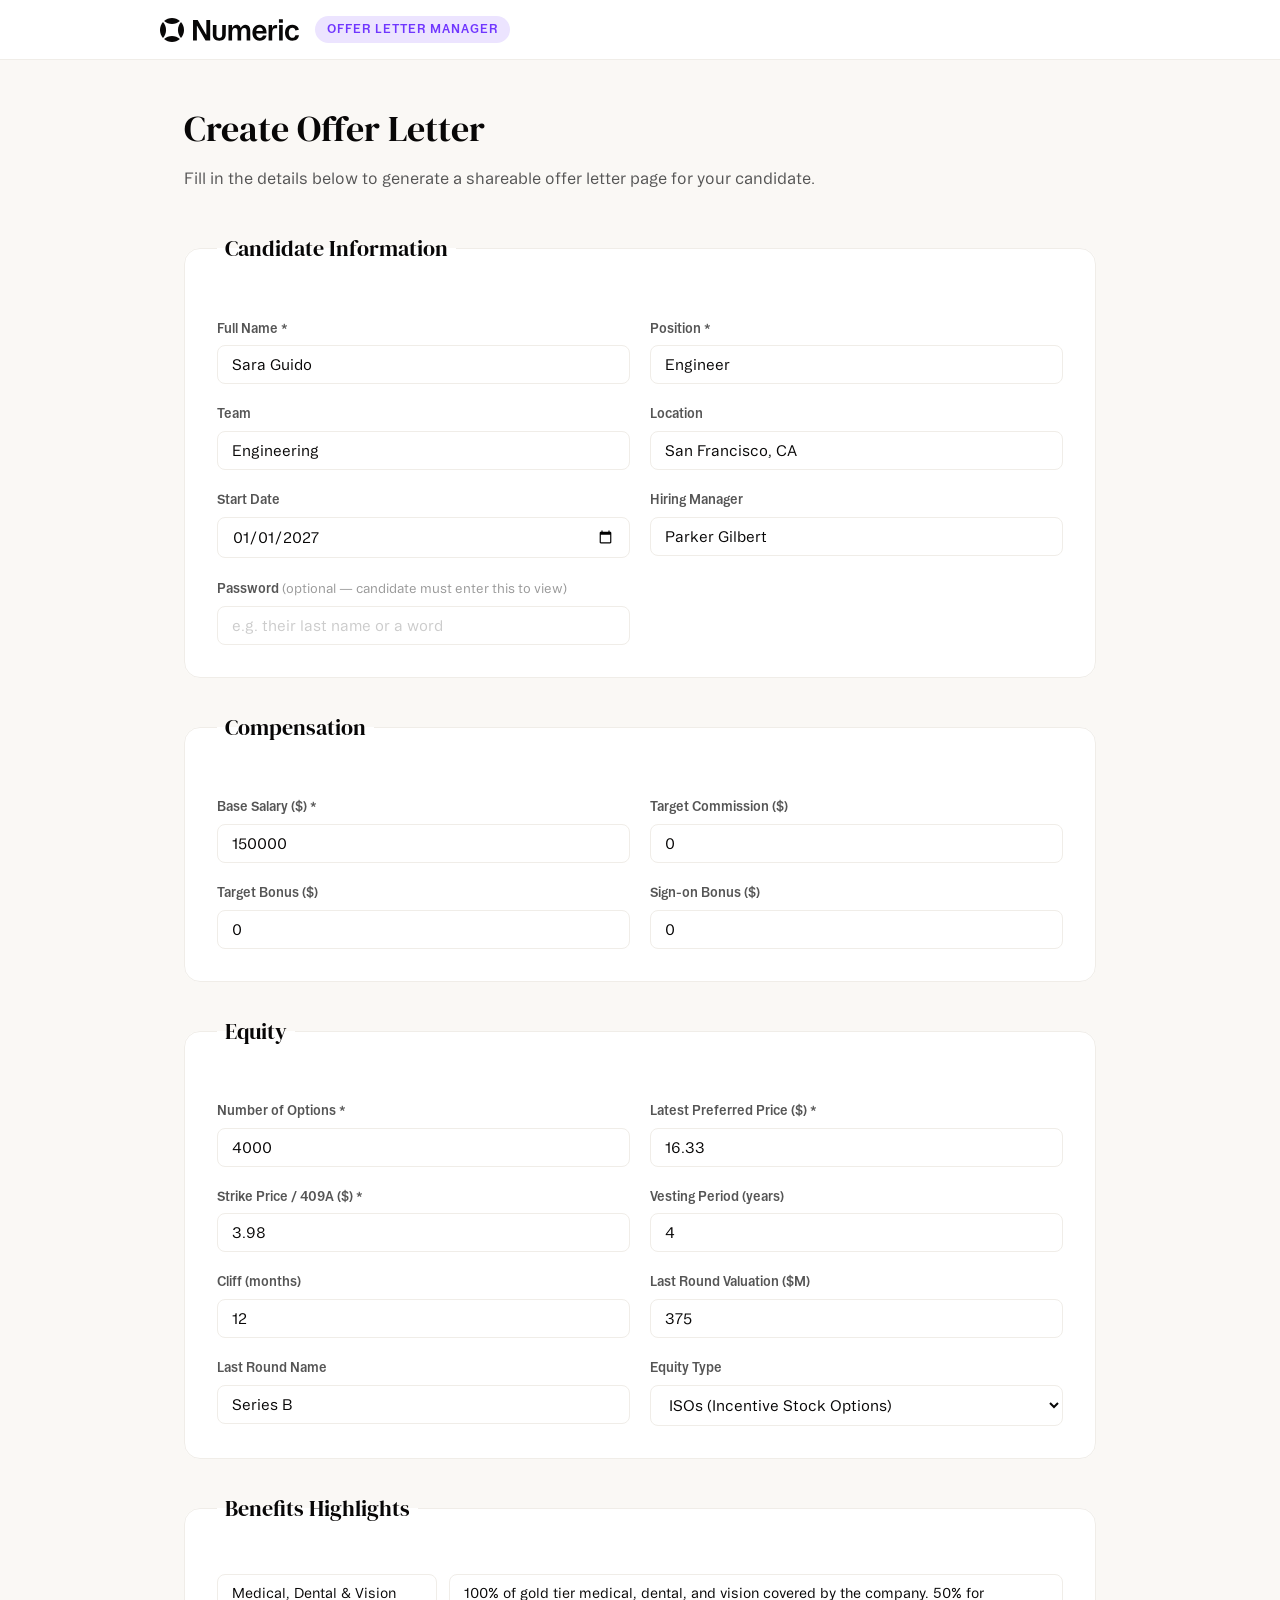
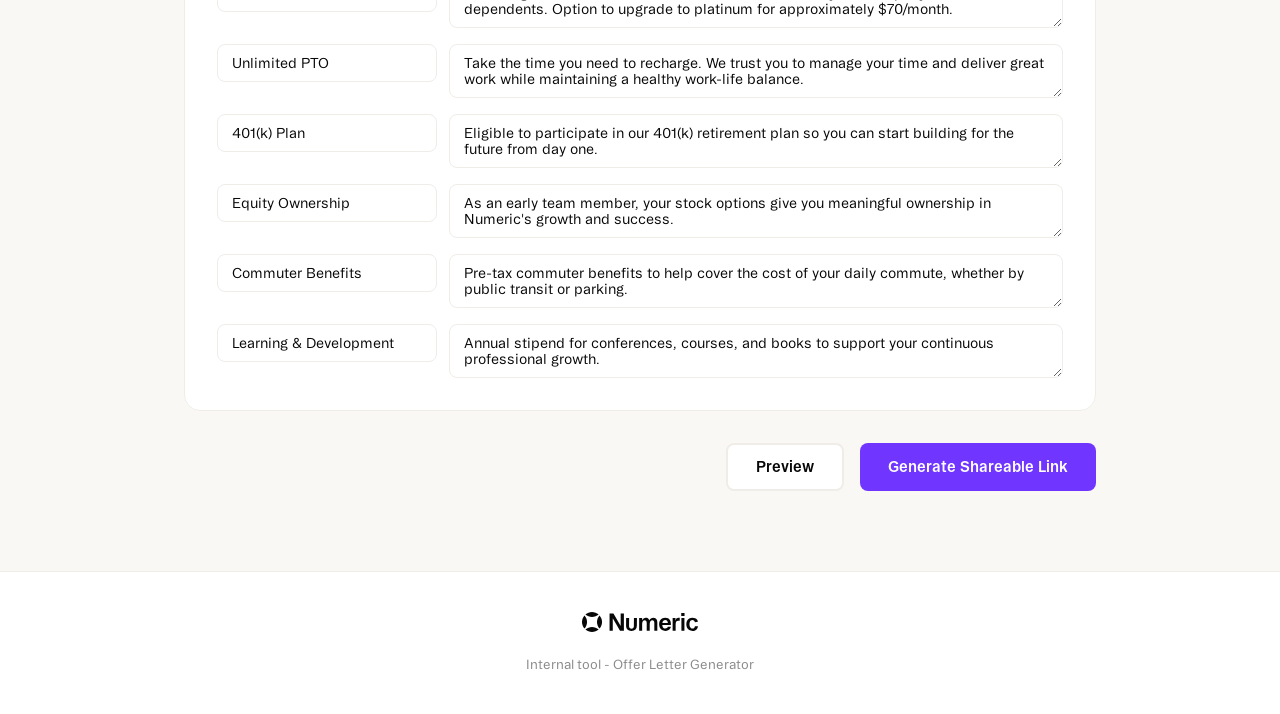
<file: index.html>
<!DOCTYPE html>
<html lang="en">
<head>
    <meta charset="UTF-8">
    <meta name="viewport" content="width=device-width, initial-scale=1.0">
    <title>Numeric - Offer Letters</title>
    <link rel="preconnect" href="https://fonts.googleapis.com">
    <link rel="preconnect" href="https://fonts.gstatic.com" crossorigin>
    <link href="https://fonts.googleapis.com/css2?family=DM+Serif+Display&family=Inter:wght@400;500;600;700&display=swap" rel="stylesheet">
    <link rel="stylesheet" href="css/brand.css">
    <link rel="stylesheet" href="css/admin.css">
    <script src="js/store.js" defer></script>
    <script src="js/admin.js" defer></script>
</head>
<body>
    <nav class="admin-nav">
        <div class="nav-inner">
            <img src="assets/logo-black.svg" alt="Numeric" class="nav-logo">
            <span class="nav-badge">Offer Letter Manager</span>
        </div>
    </nav>

    <div class="admin-container">
        <div class="admin-header">
            <h1>Create Offer Letter</h1>
            <p>Fill in the details below to generate a shareable offer letter page for your candidate.</p>
        </div>

        <form id="offerForm" class="offer-form">
            <!-- Candidate Info -->
            <fieldset class="form-section">
                <legend>Candidate Information</legend>
                <div class="form-grid">
                    <div class="form-group">
                        <label for="candidateName">Full Name *</label>
                        <input type="text" id="candidateName" required placeholder="e.g. Sara Guido">
                    </div>
                    <div class="form-group">
                        <label for="position">Position *</label>
                        <input type="text" id="position" required placeholder="e.g. Engineer">
                    </div>
                    <div class="form-group">
                        <label for="team">Team</label>
                        <input type="text" id="team" placeholder="e.g. Engineering">
                    </div>
                    <div class="form-group">
                        <label for="location">Location</label>
                        <input type="text" id="location" placeholder="e.g. San Francisco, CA" value="San Francisco, CA">
                    </div>
                    <div class="form-group">
                        <label for="startDate">Start Date</label>
                        <input type="date" id="startDate">
                    </div>
                    <div class="form-group">
                        <label for="manager">Hiring Manager</label>
                        <input type="text" id="manager" placeholder="e.g. Parker Gilbert">
                    </div>
                    <div class="form-group">
                        <label for="offerPassword">Password <span style="font-weight:400;color:#999;">(optional — candidate must enter this to view)</span></label>
                        <input type="text" id="offerPassword" placeholder="e.g. their last name or a word">
                    </div>
                </div>
            </fieldset>

            <!-- Compensation -->
            <fieldset class="form-section">
                <legend>Compensation</legend>
                <div class="form-grid">
                    <div class="form-group">
                        <label for="baseSalary">Base Salary ($) *</label>
                        <input type="number" id="baseSalary" required placeholder="150000">
                    </div>
                    <div class="form-group">
                        <label for="targetCommission">Target Commission ($)</label>
                        <input type="number" id="targetCommission" placeholder="0" value="0">
                    </div>
                    <div class="form-group">
                        <label for="targetBonus">Target Bonus ($)</label>
                        <input type="number" id="targetBonus" placeholder="0" value="0">
                    </div>
                    <div class="form-group">
                        <label for="signOnBonus">Sign-on Bonus ($)</label>
                        <input type="number" id="signOnBonus" placeholder="0" value="0">
                    </div>
                </div>
            </fieldset>

            <!-- Equity -->
            <fieldset class="form-section">
                <legend>Equity</legend>
                <div class="form-grid">
                    <div class="form-group">
                        <label for="shares">Number of Options *</label>
                        <input type="number" id="shares" required placeholder="4000">
                    </div>
                    <div class="form-group">
                        <label for="preferredPrice">Latest Preferred Price ($) *</label>
                        <input type="number" id="preferredPrice" step="0.01" required placeholder="16.33" value="16.33">
                    </div>
                    <div class="form-group">
                        <label for="strikePrice">Strike Price / 409A ($) *</label>
                        <input type="number" id="strikePrice" step="0.01" required placeholder="3.98" value="3.98">
                    </div>
                    <div class="form-group">
                        <label for="vestingYears">Vesting Period (years)</label>
                        <input type="number" id="vestingYears" value="4" min="1" max="6">
                    </div>
                    <div class="form-group">
                        <label for="cliffMonths">Cliff (months)</label>
                        <input type="number" id="cliffMonths" value="12" min="0" max="24">
                    </div>
                    <div class="form-group">
                        <label for="lastValuation">Last Round Valuation ($M)</label>
                        <input type="number" id="lastValuation" placeholder="375" value="375">
                    </div>
                    <div class="form-group">
                        <label for="lastRoundName">Last Round Name</label>
                        <input type="text" id="lastRoundName" placeholder="Series B" value="Series B">
                    </div>
                    <div class="form-group">
                        <label for="equityType">Equity Type</label>
                        <select id="equityType">
                            <option value="ISO">ISOs (Incentive Stock Options)</option>
                            <option value="NSO">NSOs (Non-Qualified Stock Options)</option>
                            <option value="RSU">RSUs (Restricted Stock Units)</option>
                        </select>
                    </div>
                </div>
            </fieldset>

            <!-- Benefits -->
            <fieldset class="form-section">
                <legend>Benefits Highlights</legend>
                <div class="benefits-editor">
                    <div class="benefit-edit-row" data-index="0">
                        <input type="text" class="benefit-title" value="Medical, Dental & Vision" placeholder="Benefit title">
                        <textarea class="benefit-desc" rows="2" placeholder="Description">100% of gold tier medical, dental, and vision covered by the company. 50% for dependents. Option to upgrade to platinum for approximately $70/month.</textarea>
                    </div>
                    <div class="benefit-edit-row" data-index="1">
                        <input type="text" class="benefit-title" value="Unlimited PTO" placeholder="Benefit title">
                        <textarea class="benefit-desc" rows="2" placeholder="Description">Take the time you need to recharge. We trust you to manage your time and deliver great work while maintaining a healthy work-life balance.</textarea>
                    </div>
                    <div class="benefit-edit-row" data-index="2">
                        <input type="text" class="benefit-title" value="401(k) Plan" placeholder="Benefit title">
                        <textarea class="benefit-desc" rows="2" placeholder="Description">Eligible to participate in our 401(k) retirement plan so you can start building for the future from day one.</textarea>
                    </div>
                    <div class="benefit-edit-row" data-index="3">
                        <input type="text" class="benefit-title" value="Equity Ownership" placeholder="Benefit title">
                        <textarea class="benefit-desc" rows="2" placeholder="Description">As an early team member, your stock options give you meaningful ownership in Numeric's growth and success.</textarea>
                    </div>
                    <div class="benefit-edit-row" data-index="4">
                        <input type="text" class="benefit-title" value="Commuter Benefits" placeholder="Benefit title">
                        <textarea class="benefit-desc" rows="2" placeholder="Description">Pre-tax commuter benefits to help cover the cost of your daily commute, whether by public transit or parking.</textarea>
                    </div>
                    <div class="benefit-edit-row" data-index="5">
                        <input type="text" class="benefit-title" value="Learning & Development" placeholder="Benefit title">
                        <textarea class="benefit-desc" rows="2" placeholder="Description">Annual stipend for conferences, courses, and books to support your continuous professional growth.</textarea>
                    </div>
                </div>
            </fieldset>

            <div class="form-actions">
                <button type="button" id="previewBtn" class="btn btn-secondary">Preview</button>
                <button type="submit" id="submitBtn" class="btn btn-primary">Generate Shareable Link</button>
            </div>
        </form>

        <!-- Generated offers list -->
        <div id="offersListSection" class="offers-list-section" style="display:none;">
            <h2>Generated Offers</h2>
            <div id="offersList" class="offers-list"></div>
        </div>
    </div>

    <footer class="admin-footer">
        <img src="assets/logo-black.svg" alt="Numeric" class="footer-logo">
        <p>Internal tool - Offer Letter Generator</p>
    </footer>
</body>
</html>
</file>
<file: css/brand.css>
/* Numeric Brand Fonts */
@font-face {
    font-family: 'Arizona Flare';
    src: url('../assets/ABCArizonaFlare-Light.woff') format('woff'),
         url('../assets/ABCArizonaFlare-Light.otf') format('opentype');
    font-weight: 300;
    font-style: normal;
    font-display: swap;
}

@font-face {
    font-family: 'Booton';
    src: url('../assets/Booton-Regular.woff2') format('woff2'),
         url('../assets/Booton-Regular.woff') format('woff');
    font-weight: 400;
    font-style: normal;
    font-display: swap;
}

@font-face {
    font-family: 'Booton';
    src: url('../assets/Booton-RegularItalic.woff2') format('woff2'),
         url('../assets/Booton-RegularItalic.woff') format('woff');
    font-weight: 400;
    font-style: italic;
    font-display: swap;
}

@font-face {
    font-family: 'Booton';
    src: url('../assets/Booton-Medium.woff2') format('woff2'),
         url('../assets/Booton-Medium.woff') format('woff');
    font-weight: 500;
    font-style: normal;
    font-display: swap;
}

@font-face {
    font-family: 'Booton';
    src: url('../assets/Booton-MediumItalic.woff2') format('woff2'),
         url('../assets/Booton-MediumItalic.woff') format('woff');
    font-weight: 500;
    font-style: italic;
    font-display: swap;
}

@font-face {
    font-family: 'Booton';
    src: url('../assets/Booton-Semibold.woff2') format('woff2'),
         url('../assets/Booton-Semibold.woff') format('woff');
    font-weight: 600;
    font-style: normal;
    font-display: swap;
}

@font-face {
    font-family: 'Booton';
    src: url('../assets/Booton-SemiboldItalic.woff2') format('woff2'),
         url('../assets/Booton-SemiboldItalic.woff') format('woff');
    font-weight: 600;
    font-style: italic;
    font-display: swap;
}

/* Numeric Brand Tokens */
:root {
    --purple: #7036FF;
    --black: #080707;
    --green-lightest: #E9EBD6;
    --white: #FFFFFF;
    --paper: #FAF8F5;
    --green-dark: #6D7242;
    --orange: #FD742F;
    --dark-purple: #44094A;
    --green-accent: #C5CC7F;

    /* Derived */
    --purple-light: #ece4ff;
    --purple-hover: #5c20e0;
    --border: #f0ede8;
    --text-secondary: #555;
    --text-muted: #888;
    --text-faint: #999;
    --shadow-card: 0 4px 24px rgba(0,0,0,0.06);
    --radius-lg: 16px;
    --radius-md: 12px;
    --radius-sm: 10px;
    --radius-xs: 8px;
}

* { margin: 0; padding: 0; box-sizing: border-box; }

body {
    font-family: 'Booton', 'Inter', -apple-system, BlinkMacSystemFont, sans-serif;
    background: var(--paper);
    color: var(--black);
    line-height: 1.6;
    -webkit-font-smoothing: antialiased;
}

.logo-text {
    font-family: 'DM Serif Display', serif;
    font-size: 24px;
    letter-spacing: 4px;
    text-transform: uppercase;
    color: var(--black);
}

.logo-text-sm {
    font-family: 'DM Serif Display', serif;
    font-size: 18px;
    letter-spacing: 3px;
    text-transform: uppercase;
    color: var(--black);
}

/* Buttons */
.btn {
    display: inline-flex;
    align-items: center;
    gap: 8px;
    padding: 12px 28px;
    border-radius: var(--radius-xs);
    font-family: 'Booton', 'Inter', sans-serif;
    font-size: 15px;
    font-weight: 600;
    border: none;
    cursor: pointer;
    transition: all 0.2s ease;
    text-decoration: none;
}

.btn-primary {
    background: var(--purple);
    color: var(--white);
}

.btn-primary:hover {
    background: var(--purple-hover);
    transform: translateY(-1px);
    box-shadow: 0 4px 16px rgba(112, 54, 255, 0.3);
}

.btn-secondary {
    background: var(--white);
    color: var(--black);
    border: 2px solid var(--border);
}

.btn-secondary:hover {
    border-color: var(--purple);
    color: var(--purple);
}

.btn-sm {
    padding: 8px 18px;
    font-size: 13px;
}
</file>
<file: css/admin.css>
/* Admin / Form Styles */
.admin-nav {
    background: var(--white);
    border-bottom: 1px solid var(--border);
    padding: 16px 32px;
    position: sticky;
    top: 0;
    z-index: 100;
}

.nav-inner {
    max-width: 960px;
    margin: 0 auto;
    display: flex;
    align-items: center;
    gap: 16px;
}

.nav-logo {
    height: 24px;
    width: auto;
}

.footer-logo {
    height: 20px;
    width: auto;
    margin-bottom: 8px;
}

.nav-badge {
    font-size: 12px;
    font-weight: 600;
    text-transform: uppercase;
    letter-spacing: 1px;
    color: var(--purple);
    background: var(--purple-light);
    padding: 4px 12px;
    border-radius: 20px;
}

.admin-container {
    max-width: 960px;
    margin: 0 auto;
    padding: 40px 24px 80px;
}

.admin-header {
    margin-bottom: 40px;
}

.admin-header h1 {
    font-family: 'DM Serif Display', serif;
    font-size: 36px;
    font-weight: 400;
    margin-bottom: 8px;
}

.admin-header p {
    font-size: 16px;
    color: var(--text-secondary);
}

/* Form */
.offer-form {
    display: flex;
    flex-direction: column;
    gap: 32px;
}

.form-section {
    background: var(--white);
    border: 1px solid var(--border);
    border-radius: var(--radius-lg);
    padding: 32px;
}

.form-section legend {
    font-family: 'DM Serif Display', serif;
    font-size: 22px;
    font-weight: 400;
    color: var(--black);
    padding: 0 8px;
}

.form-grid {
    display: grid;
    grid-template-columns: 1fr 1fr;
    gap: 20px;
    margin-top: 20px;
}

.form-group {
    display: flex;
    flex-direction: column;
    gap: 6px;
}

.form-group label {
    font-size: 13px;
    font-weight: 600;
    color: var(--text-secondary);
}

.form-group input,
.form-group select,
.form-group textarea {
    padding: 10px 14px;
    border: 1.5px solid var(--border);
    border-radius: var(--radius-xs);
    font-family: 'Booton', 'Inter', sans-serif;
    font-size: 15px;
    color: var(--black);
    background: var(--white);
    transition: border-color 0.2s;
}

.form-group input:focus,
.form-group select:focus,
.form-group textarea:focus {
    outline: none;
    border-color: var(--purple);
    box-shadow: 0 0 0 3px rgba(112, 54, 255, 0.1);
}

.form-group input::placeholder,
.form-group textarea::placeholder {
    color: #ccc;
}

/* Benefits editor */
.benefits-editor {
    display: flex;
    flex-direction: column;
    gap: 16px;
    margin-top: 16px;
}

.benefit-edit-row {
    display: grid;
    grid-template-columns: 220px 1fr;
    gap: 12px;
    align-items: start;
}

.benefit-edit-row input,
.benefit-edit-row textarea {
    padding: 10px 14px;
    border: 1.5px solid var(--border);
    border-radius: var(--radius-xs);
    font-family: 'Booton', 'Inter', sans-serif;
    font-size: 14px;
    color: var(--black);
    transition: border-color 0.2s;
}

.benefit-edit-row input:focus,
.benefit-edit-row textarea:focus {
    outline: none;
    border-color: var(--purple);
    box-shadow: 0 0 0 3px rgba(112, 54, 255, 0.1);
}

/* Actions */
.form-actions {
    display: flex;
    gap: 16px;
    justify-content: flex-end;
}

/* Offers list */
.offers-list-section {
    margin-top: 60px;
    padding-top: 40px;
    border-top: 2px solid var(--border);
}

.offers-list-section h2 {
    font-family: 'DM Serif Display', serif;
    font-size: 24px;
    font-weight: 400;
    margin-bottom: 20px;
}

.offers-list {
    display: flex;
    flex-direction: column;
    gap: 12px;
}

.offer-list-item {
    background: var(--white);
    border: 1px solid var(--border);
    border-radius: var(--radius-md);
    padding: 20px 24px;
    display: flex;
    justify-content: space-between;
    align-items: center;
    transition: box-shadow 0.2s;
}

.offer-list-item:hover {
    box-shadow: var(--shadow-card);
}

.offer-list-info h3 {
    font-size: 16px;
    font-weight: 600;
    margin-bottom: 2px;
}

.offer-list-info p {
    font-size: 13px;
    color: var(--text-muted);
}

.offer-list-actions {
    display: flex;
    gap: 8px;
    align-items: center;
    flex-wrap: wrap;
    flex-shrink: 0;
}

.offer-list-item {
    display: flex;
    align-items: center;
    justify-content: space-between;
    gap: 16px;
    flex-wrap: wrap;
}

.btn-sm {
    padding: 6px 14px !important;
    font-size: 13px !important;
}

.btn-danger {
    background: #fff0f0 !important;
    color: #c0392b !important;
    border: 1px solid #f5c6c6 !important;
}

.btn-danger:hover {
    background: #c0392b !important;
    color: white !important;
    border-color: #c0392b !important;
}

.btn-editing {
    background: #f0edff !important;
    color: var(--purple) !important;
    border: 2px solid var(--purple) !important;
}

.copy-link-btn {
    background: none;
    border: 1px solid var(--border);
    border-radius: var(--radius-xs);
    padding: 6px 14px;
    font-size: 13px;
    font-weight: 500;
    color: var(--text-secondary);
    cursor: pointer;
    transition: all 0.2s;
}

.copy-link-btn:hover {
    border-color: var(--purple);
    color: var(--purple);
}

/* Footer */
.admin-footer {
    text-align: center;
    padding: 40px 24px;
    border-top: 1px solid var(--border);
    background: var(--white);
}

.admin-footer p {
    font-size: 13px;
    color: var(--text-muted);
    margin-top: 6px;
}

/* Toast notification */
.toast {
    position: fixed;
    bottom: 32px;
    left: 50%;
    transform: translateX(-50%) translateY(100px);
    background: var(--black);
    color: var(--white);
    padding: 14px 28px;
    border-radius: var(--radius-xs);
    font-size: 14px;
    font-weight: 500;
    z-index: 1000;
    transition: transform 0.3s ease;
    box-shadow: 0 8px 32px rgba(0,0,0,0.2);
}

.toast.visible {
    transform: translateX(-50%) translateY(0);
}

@media (max-width: 768px) {
    .form-grid { grid-template-columns: 1fr; }
    .benefit-edit-row { grid-template-columns: 1fr; }
    .form-actions { flex-direction: column; }
    .admin-header h1 { font-size: 28px; }
}
</file>
